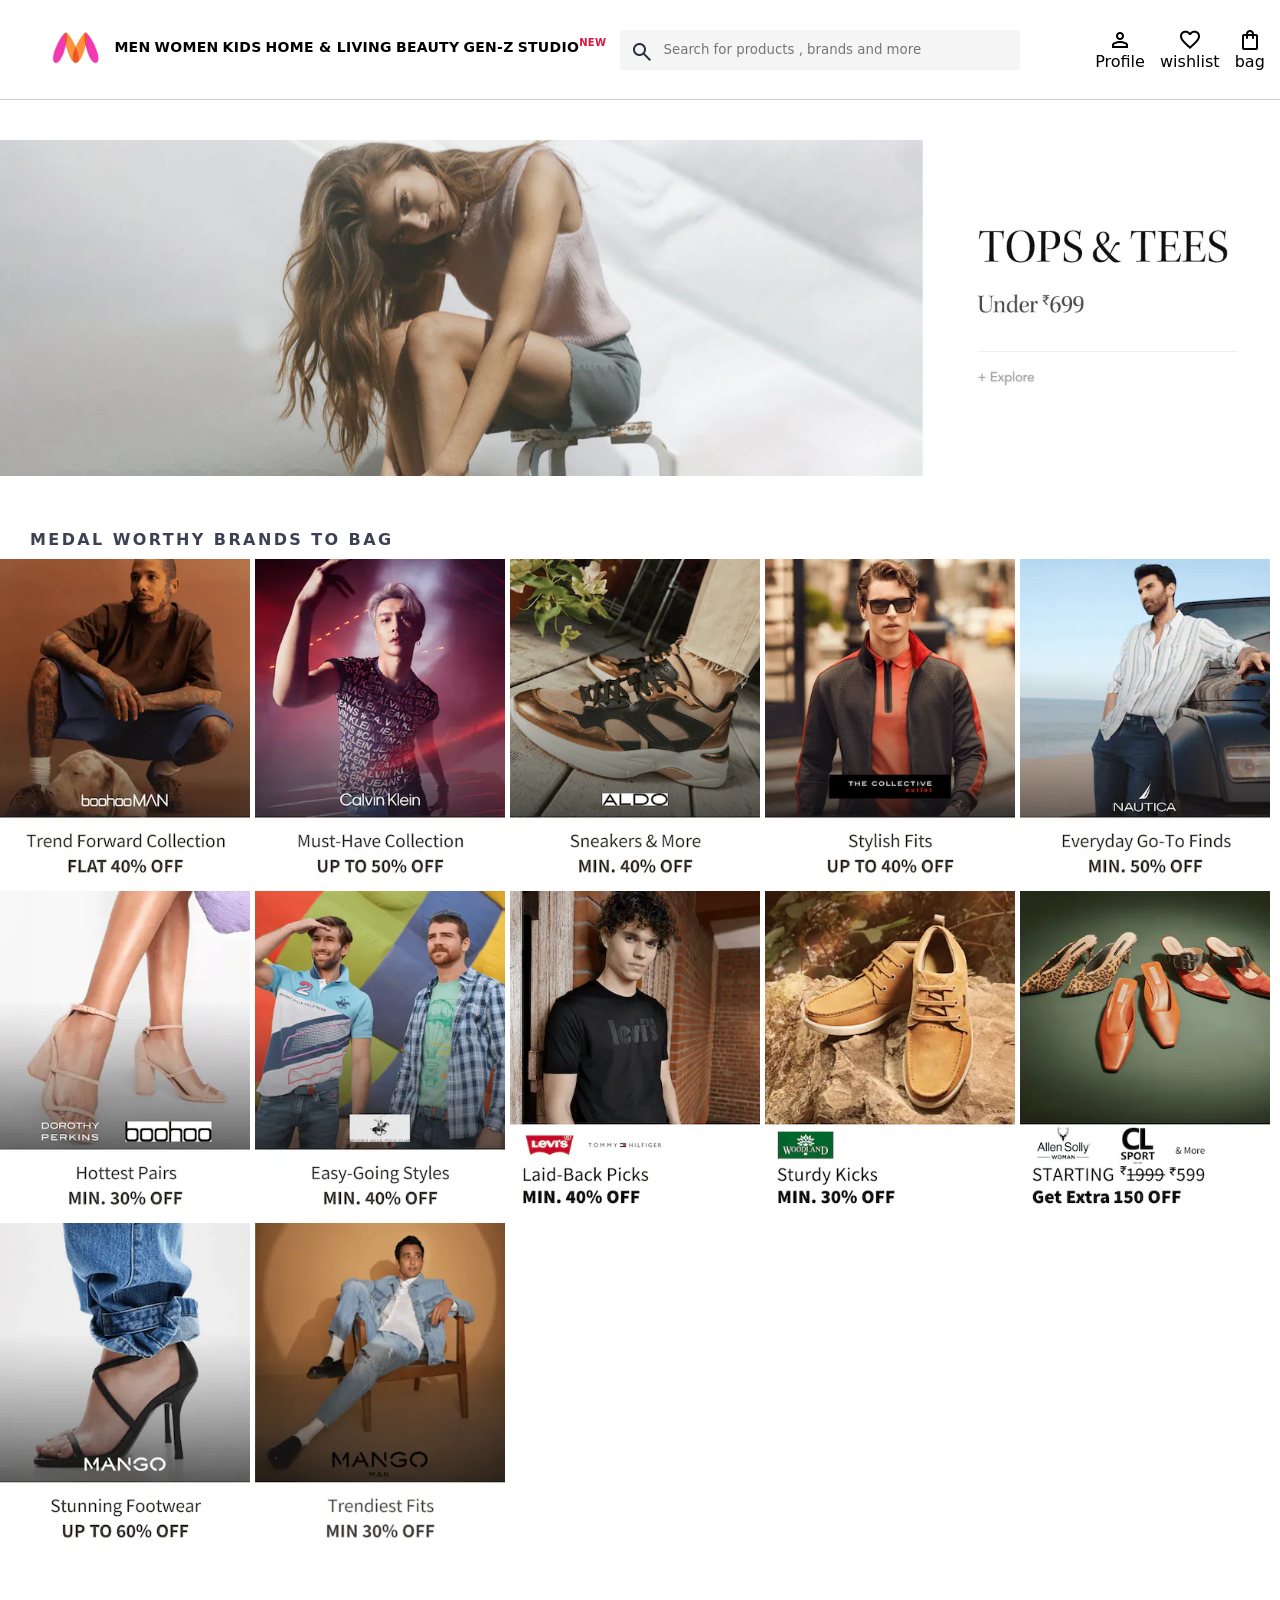
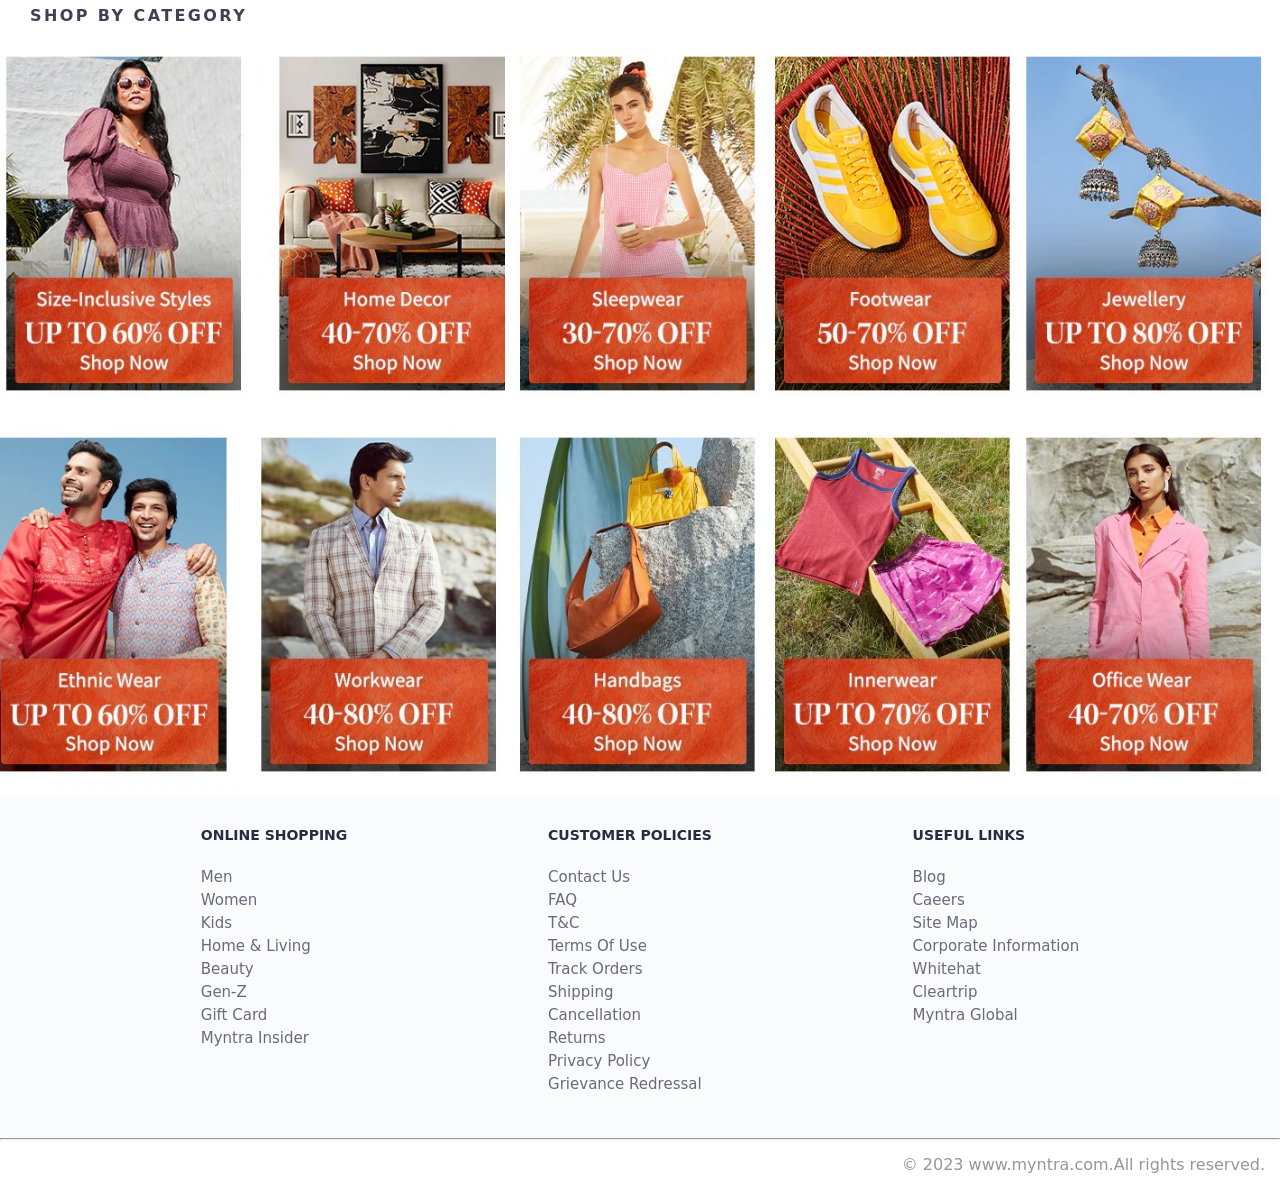
<file: index.html>
<!DOCTYPE html>
<html lang="en">
<head>
    <title>Myntra Clone - Online Shoppig for Women,Men,Kids Fashion & Lifestyle</title>
    <link rel="stylesheet" href="myntrahomepage.css">
    <link href="https://fonts.googleapis.com/css2?family=Material+Symbols+Outlined" rel="stylesheet" />
</head>
<body>
    <header>
         <div class="logo_container">
            <a href="#"><img class ="myntra_home" src="images/myntra_logo.png" alt="Myntra Home"></a>
         </div>
         <nav class="nav_bar">
            <a href="#">Men</a>
            <a href="#">Women</a>
            <a href="#">Kids</a>
            <a href="#">Home & Living</a>
            <a href="#">Beauty</a>
            <a href="#">Gen-Z</a>
            <a href="#">Studio<sup>NEW</sup></a>
         </nav>
         <div class="search_bar">
            <span class="material-symbols-outlined search_icon">search</span>
            <input class="search_input" placeholder="Search for products , brands and more">
         </div>
         <div class="action_bar">
            <div class="action_container">
                <span class="material-symbols-outlined">person</span>
                <span class="action_name">Profile</span>
            </div>
            <div class="action_container">
                <span class="material-symbols-outlined">favorite</span>
                <span class="action_name">wishlist</span>
            </div>
            <div class="action_container">
                <span class="material-symbols-outlined">shopping_bag</span>
                <span class="action_name">bag</span>
            </div>
         </div>
    </header>
    <main>
       <div class="banner_container">
        <a href="addtobag.html">
        <img class="banner_image" src="images/banner.jpg" alt="Main Banner">
        </a>
       </div>
       <div class="category_heading">MEDAL WORTHY BRANDS TO BAG</div>
       <div class="category_item">
        <a href="#"><img class="sale_item" src="images/offers/1.png"></a>
        <a href="#"><img class="sale_item" src="images/offers/2.png"></a>
        <a href="#"><img class="sale_item" src="images/offers/3.png"></a>
        <a href="#"><img class="sale_item" src="images/offers/4.png"></a>
        <a href="#"><img class="sale_item" src="images/offers/5.png"></a>
        <a href="#"><img class="sale_item" src="images/offers/6.png"></a>
        <a href="#"><img class="sale_item" src="images/offers/7.png"></a>
        <a href="#"><img class="sale_item" src="images/offers/8.png"></a>
        <a href="#"><img class="sale_item" src="images/offers/9.png"></a>
        <a href="#"><img class="sale_item" src="images/offers/10.png"></a>
        <a href="#"><img class="sale_item" src="images/offers/11.png"></a>
        <a href="#"><img class="sale_item" src="images/offers/12.png"></a>
       </div>
       <div class="category_heading">SHOP BY CATEGORY</div>
       <div class="category_item">
        <a href="#"><img class="sale_item" src="images/categories/1.jpg"></a>
        <a href="#"><img class="sale_item" src="images/categories/2.jpg"></a>
        <a href="#"><img class="sale_item" src="images/categories/3.jpg"></a>
        <a href="#"><img class="sale_item" src="images/categories/4.jpg"></a>
        <a href="#"><img class="sale_item" src="images/categories/5.jpg"></a>
        <a href="#"><img class="sale_item" src="images/categories/6.jpg"></a>
        <a href="#"><img class="sale_item" src="images/categories/7.jpg"></a>
        <a href="#"><img class="sale_item" src="images/categories/8.jpg"></a>
        <a href="#"><img class="sale_item" src="images/categories/9.jpg"></a>
        <a href="#"><img class="sale_item" src="images/categories/10.jpg"></a>
       </div>   
     </main>
    <footer>
        <div class="footer_container">
            <div class="footer_column">
                <h3>ONLINE SHOPPING</h3>

                <a href="#">Men</a>
                <a href="#">Women</a>
                <a href="#">Kids</a>
                <a href="#">Home & Living</a>
                <a href="#">Beauty</a>
                <a href="#">Gen-Z</a>
                <a href="#">Gift Card</a>
                <a href="#">Myntra Insider</a>
            </div>
            <div class="footer_column">
                <h3>CUSTOMER POLICIES</h3>

                <a href="#">Contact Us</a>
                <a href="#">FAQ</a>
                <a href="#">T&C</a>
                <a href="#">Terms Of Use</a>
                <a href="#">Track Orders</a>
                <a href="#">Shipping</a>
                <a href="#">Cancellation</a>
                <a href="#">Returns</a>
                <a href="#">Privacy Policy</a>
                <a href="#">Grievance Redressal</a>
                
            </div>
            <div class="footer_column">
                <h3>USEFUL LINKS</h3>

                <a href="#">Blog</a>
                <a href="#">Caeers</a>
                <a href="#">Site Map</a>
                <a href="#">Corporate Information</a>
                <a href="#">Whitehat</a>
                <a href="#">Cleartrip</a>
                <a href="#">Myntra Global</a>
            </div>
        </div>
        <hr>
        <div class="copyright">
            © 2023 www.myntra.com.All rights reserved.
        </div>
    </footer>
</body>
</html>
</file>
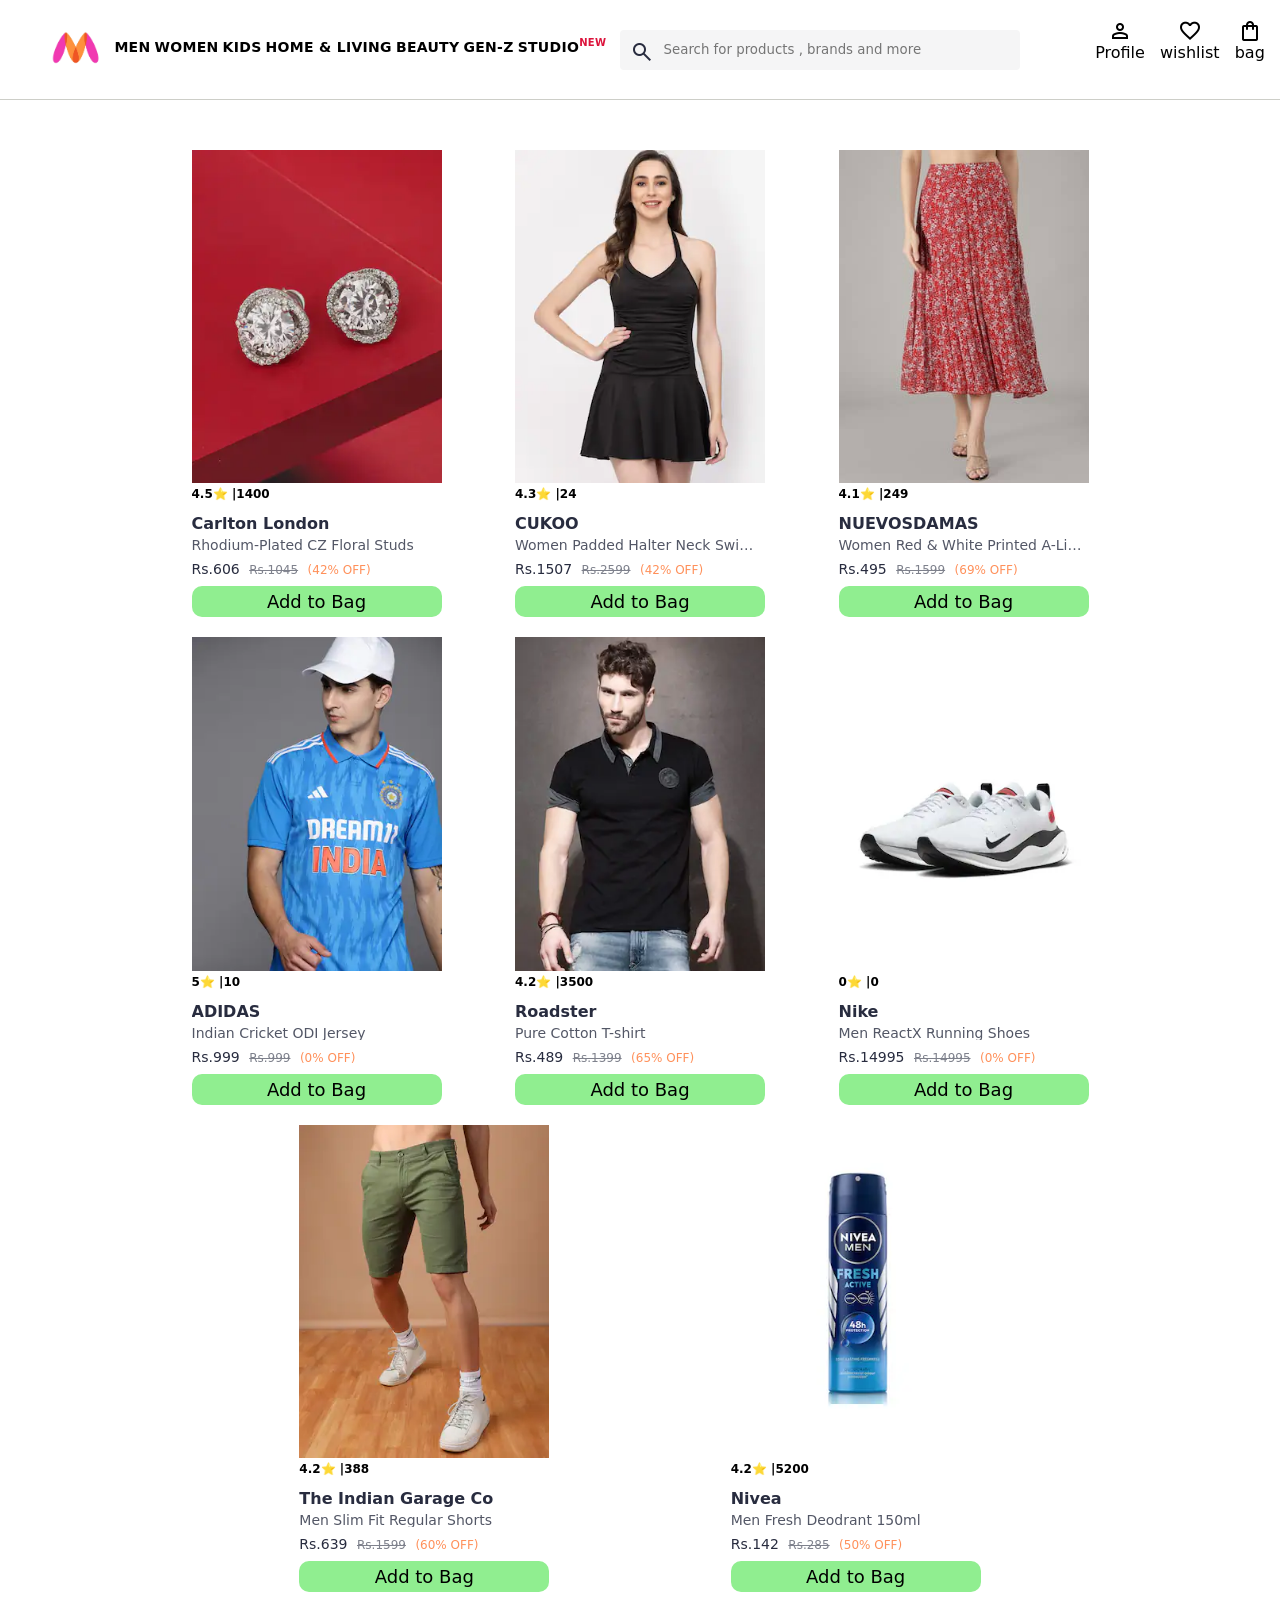
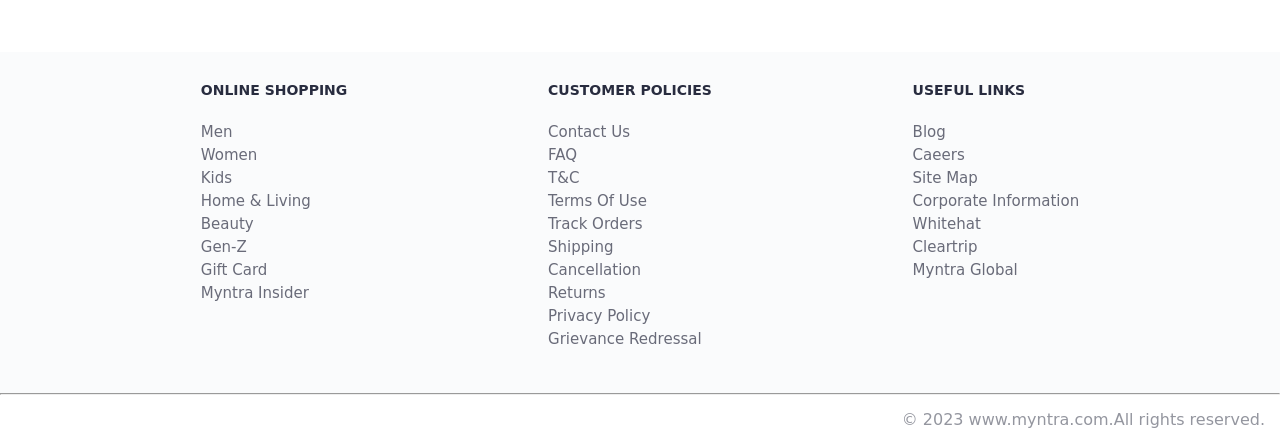
<file: addtobag.html>
<!DOCTYPE html>
<html lang="en">
<head>
    <title>Myntra Clone - Online Shoppig for Women,Men,Kids Fashion & Lifestyle</title>
    <link rel="stylesheet" href="myntrahomepage.css">
    <link href="https://fonts.googleapis.com/css2?family=Material+Symbols+Outlined" rel="stylesheet" />
</head>
<body>
    <header>
         <div class="logo_container">
            <a href="#"><img class ="myntra_home" src="images/myntra_logo.png" alt="Myntra Home"></a>
         </div>
         <nav class="nav_bar">
            <a href="#">Men</a>
            <a href="#">Women</a>
            <a href="#">Kids</a>
            <a href="#">Home & Living</a>
            <a href="#">Beauty</a>
            <a href="#">Gen-Z</a>
            <a href="#">Studio<sup>NEW</sup></a>
         </nav>
         <div class="search_bar">
            <span class="material-symbols-outlined search_icon">search</span>
            <input class="search_input" placeholder="Search for products , brands and more">
         </div>
         <div class="action_bar">
            <div class="action_container">
                <span class="material-symbols-outlined">person</span>
                <span class="action_name">Profile</span>
            </div>
            <div class="action_container">
                <span class="material-symbols-outlined">favorite</span>
                <span class="action_name">wishlist</span>
            </div>
            <a class="action_container" href="bag.html">
                <span class="material-symbols-outlined">shopping_bag</span>
                <span class="action_name">bag</span>
                <span class="bag-item-count">0</span>
            </a>
         </div>
    </header>
    <main>
        <div class="items_container">
            
        </div>   
     </main>
    <footer>
        <div class="footer_container">
            <div class="footer_column">
                <h3>ONLINE SHOPPING</h3>

                <a href="#">Men</a>
                <a href="#">Women</a>
                <a href="#">Kids</a>
                <a href="#">Home & Living</a>
                <a href="#">Beauty</a>
                <a href="#">Gen-Z</a>
                <a href="#">Gift Card</a>
                <a href="#">Myntra Insider</a>
            </div>
            <div class="footer_column">
                <h3>CUSTOMER POLICIES</h3>

                <a href="#">Contact Us</a>
                <a href="#">FAQ</a>
                <a href="#">T&C</a>
                <a href="#">Terms Of Use</a>
                <a href="#">Track Orders</a>
                <a href="#">Shipping</a>
                <a href="#">Cancellation</a>
                <a href="#">Returns</a>
                <a href="#">Privacy Policy</a>
                <a href="#">Grievance Redressal</a>
                
            </div>
            <div class="footer_column">
                <h3>USEFUL LINKS</h3>

                <a href="#">Blog</a>
                <a href="#">Caeers</a>
                <a href="#">Site Map</a>
                <a href="#">Corporate Information</a>
                <a href="#">Whitehat</a>
                <a href="#">Cleartrip</a>
                <a href="#">Myntra Global</a>
            </div>
        </div>
        <hr>
        <div class="copyright">
            © 2023 www.myntra.com.All rights reserved.
        </div>
    </footer>
    <script src="data.js"></script>
    <script src="script.js"></script>
</body>
</html>
</file>
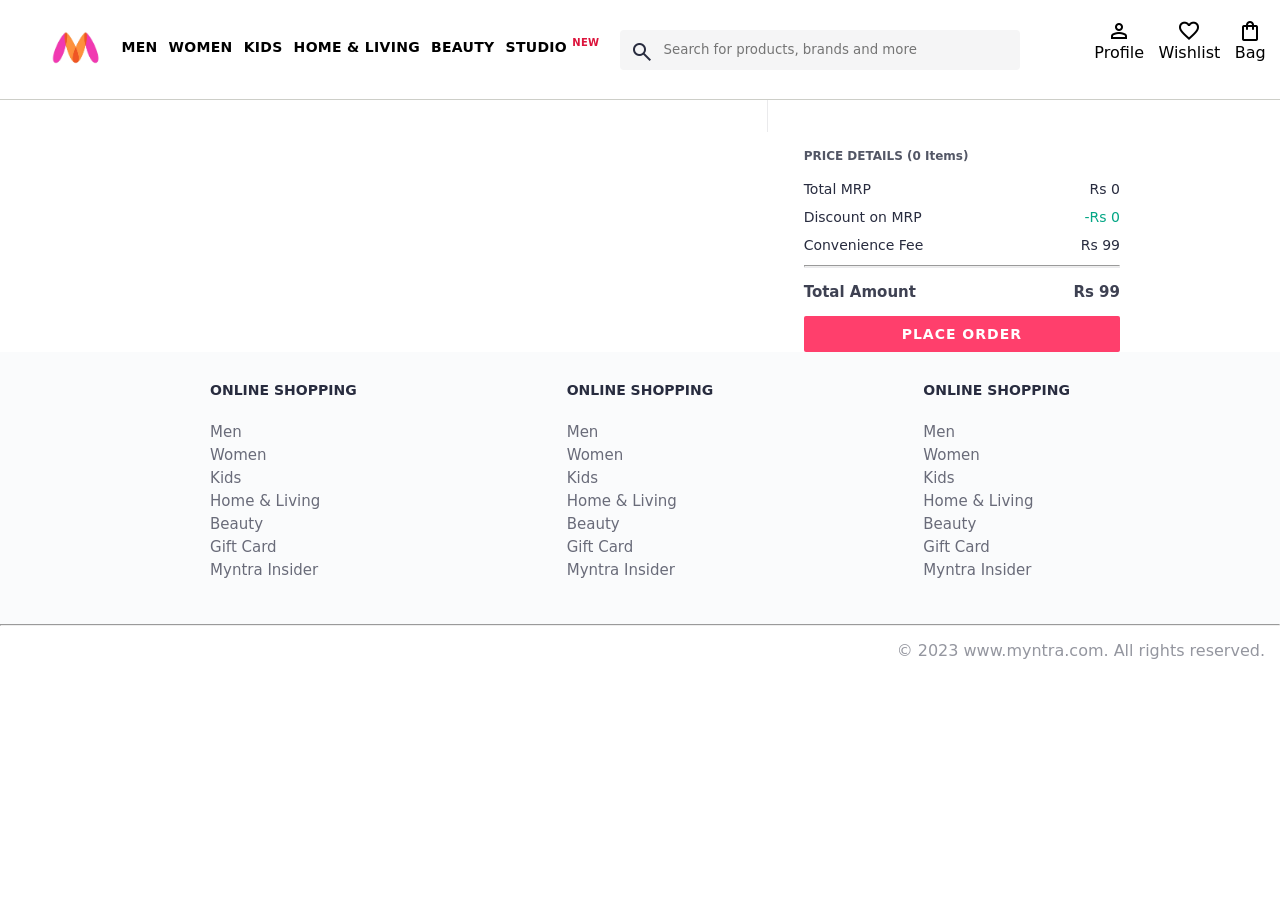
<file: bag.html>
<!DOCTYPE html>
<html lang="en">
<head>
    <title>Myntra Clone - Online Shoppig for Women,Men,Kids Fashion & Lifestyle</title>
    <link rel="stylesheet" href="myntrahomepage.css">
    <link rel="stylesheet" href="bag.css">
    <link rel="stylesheet" href="https://fonts.googleapis.com/css2?family=Material+Symbols+Outlined:opsz,wght,FILL,GRAD@20..48,100..700,0..1,-50..200" />
</head>
<body>
    <header>
        <div class="logo_container">
            <a href="#"><img class="myntra_home" src="images/myntra_logo.png" alt="Myntra Home"></a>
        </div>
        <nav class="nav_bar">
            <a href="#">Men</a>
            <a href="#">Women</a>
            <a href="#">Kids</a>
            <a href="#">Home & Living</a>
            <a href="#">Beauty</a>
            <a href="#">Studio <sup>New</sup></a>
        </nav>
        <div class="search_bar">
            <span class="material-symbols-outlined search_icon">search</span>
            <input class="search_input" placeholder="Search for products, brands and more">
        </div>
        <div class="action_bar">
            <div class="action_container">
                <span class="material-symbols-outlined action_icon">person</span>
                <span class="action_name">Profile</span>
            </div>

            <div class="action_container">
                <span class="material-symbols-outlined action_icon">favorite</span>
                <span class="action_name">Wishlist</span>
            </div>

            <div class="action_container">
                <span class="material-symbols-outlined action_icon">shopping_bag</span>
                <span class="action_name">Bag</span>
                <span class="bag-item-count">0</span>
            </div>
        </div>
    </header>
    <main>
      <div class="bag-page">
        <div class="bag-items-container">
          

        </div>
        <div class="bag-summary">

        </div>

      </div>
    </main>
    <footer>
        <div class="footer_container">
            <div class="footer_column">
                <h3>ONLINE SHOPPING</h3>

                <a href="#">Men</a>
                <a href="#">Women</a>
                <a href="#">Kids</a>
                <a href="#">Home & Living</a>
                <a href="#">Beauty</a>
                <a href="#">Gift Card</a>
                <a href="#">Myntra Insider</a>
            </div>

            <div class="footer_column">
                <h3>ONLINE SHOPPING</h3>

                <a href="#">Men</a>
                <a href="#">Women</a>
                <a href="#">Kids</a>
                <a href="#">Home & Living</a>
                <a href="#">Beauty</a>
                <a href="#">Gift Card</a>
                <a href="#">Myntra Insider</a>
            </div>

            <div class="footer_column">
                <h3>ONLINE SHOPPING</h3>

                <a href="#">Men</a>
                <a href="#">Women</a>
                <a href="#">Kids</a>
                <a href="#">Home & Living</a>
                <a href="#">Beauty</a>
                <a href="#">Gift Card</a>
                <a href="#">Myntra Insider</a>
            </div>
        </div>
        <hr>

        <div class="copyright">
            © 2023 www.myntra.com. All rights reserved.
        </div>
    </footer>
    <script src="data.js"></script>
    <script src="script.js"></script>
    <script src="bag.js"></script>
</body>
</html>
</file>
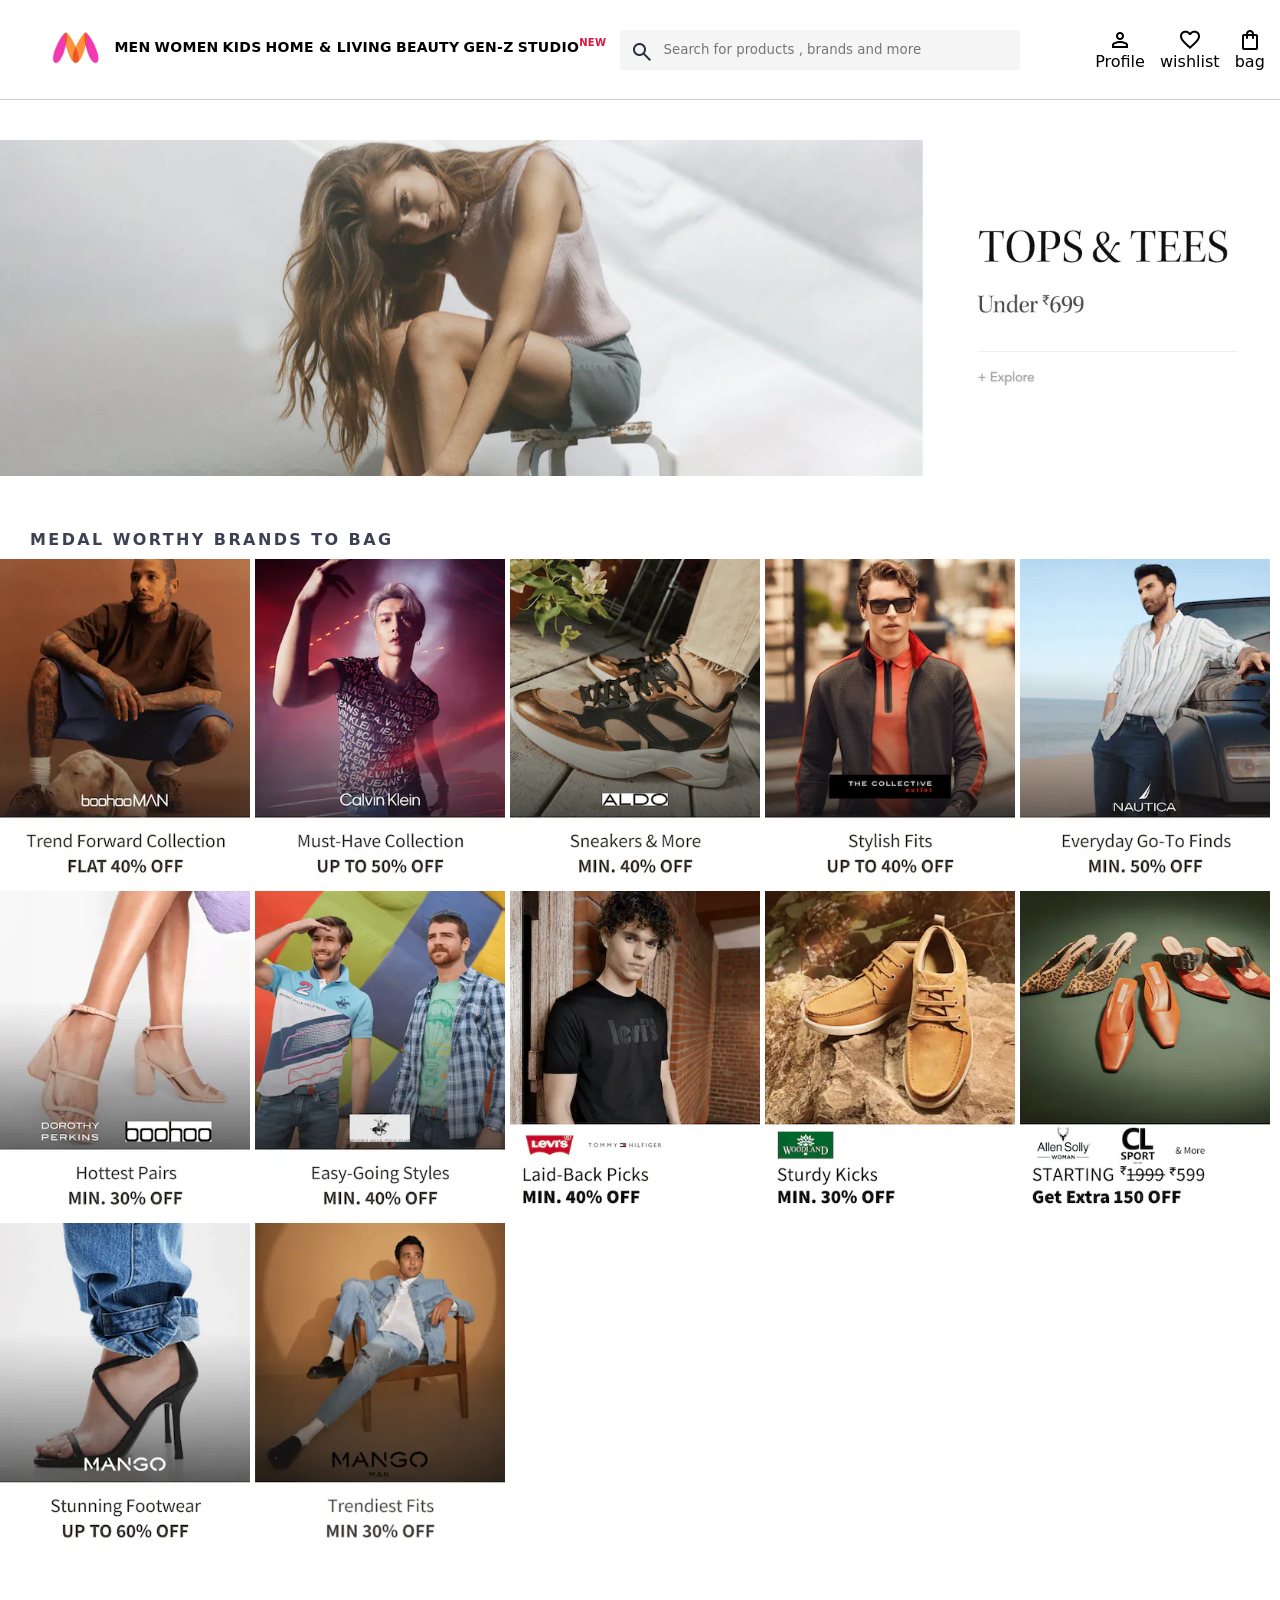
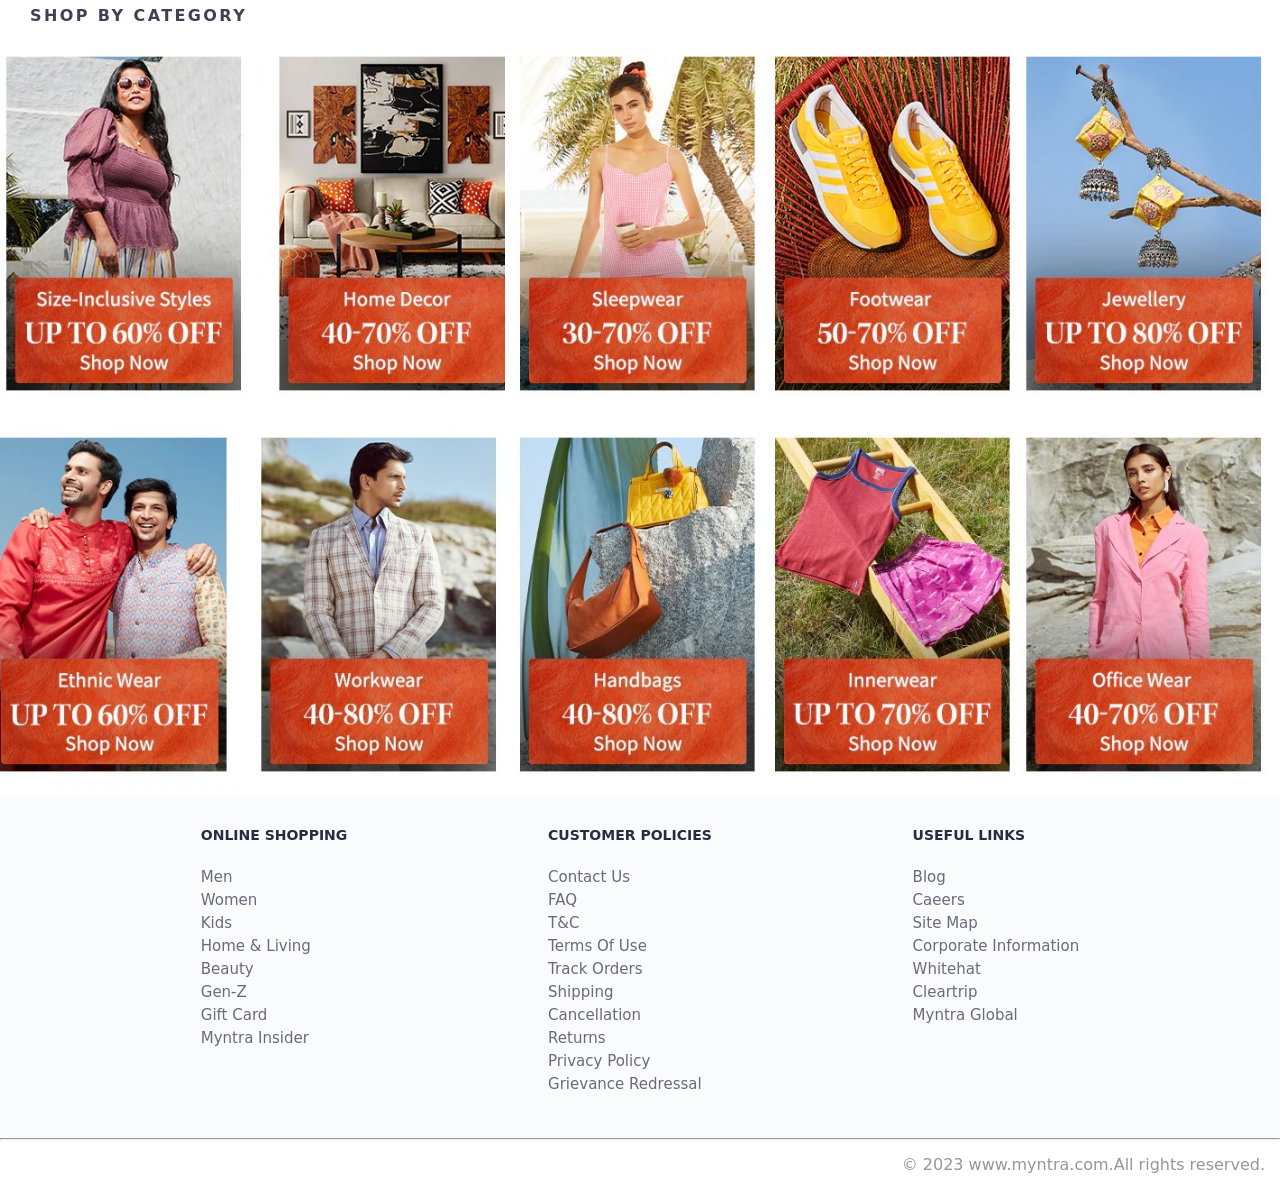
<file: myntrahomepage.html>
<!DOCTYPE html>
<html lang="en">
<head>
    <title>Myntra Clone - Online Shoppig for Women,Men,Kids Fashion & Lifestyle</title>
    <link rel="stylesheet" href="myntrahomepage.css">
    <link href="https://fonts.googleapis.com/css2?family=Material+Symbols+Outlined" rel="stylesheet" />
</head>
<body>
    <header>
         <div class="logo_container">
            <a href="#"><img class ="myntra_home" src="images/myntra_logo.png" alt="Myntra Home"></a>
         </div>
         <nav class="nav_bar">
            <a href="#">Men</a>
            <a href="#">Women</a>
            <a href="#">Kids</a>
            <a href="#">Home & Living</a>
            <a href="#">Beauty</a>
            <a href="#">Gen-Z</a>
            <a href="#">Studio<sup>NEW</sup></a>
         </nav>
         <div class="search_bar">
            <span class="material-symbols-outlined search_icon">search</span>
            <input class="search_input" placeholder="Search for products , brands and more">
         </div>
         <div class="action_bar">
            <div class="action_container">
                <span class="material-symbols-outlined">person</span>
                <span class="action_name">Profile</span>
            </div>
            <div class="action_container">
                <span class="material-symbols-outlined">favorite</span>
                <span class="action_name">wishlist</span>
            </div>
            <div class="action_container">
                <span class="material-symbols-outlined">shopping_bag</span>
                <span class="action_name">bag</span>
            </div>
         </div>
    </header>
    <main>
       <div class="banner_container">
        <a href="addtobag.html">
        <img class="banner_image" src="images/banner.jpg" alt="Main Banner">
        </a>
       </div>
       <div class="category_heading">MEDAL WORTHY BRANDS TO BAG</div>
       <div class="category_item">
        <a href="#"><img class="sale_item" src="images/offers/1.png"></a>
        <a href="#"><img class="sale_item" src="images/offers/2.png"></a>
        <a href="#"><img class="sale_item" src="images/offers/3.png"></a>
        <a href="#"><img class="sale_item" src="images/offers/4.png"></a>
        <a href="#"><img class="sale_item" src="images/offers/5.png"></a>
        <a href="#"><img class="sale_item" src="images/offers/6.png"></a>
        <a href="#"><img class="sale_item" src="images/offers/7.png"></a>
        <a href="#"><img class="sale_item" src="images/offers/8.png"></a>
        <a href="#"><img class="sale_item" src="images/offers/9.png"></a>
        <a href="#"><img class="sale_item" src="images/offers/10.png"></a>
        <a href="#"><img class="sale_item" src="images/offers/11.png"></a>
        <a href="#"><img class="sale_item" src="images/offers/12.png"></a>
       </div>
       <div class="category_heading">SHOP BY CATEGORY</div>
       <div class="category_item">
        <a href="#"><img class="sale_item" src="images/categories/1.jpg"></a>
        <a href="#"><img class="sale_item" src="images/categories/2.jpg"></a>
        <a href="#"><img class="sale_item" src="images/categories/3.jpg"></a>
        <a href="#"><img class="sale_item" src="images/categories/4.jpg"></a>
        <a href="#"><img class="sale_item" src="images/categories/5.jpg"></a>
        <a href="#"><img class="sale_item" src="images/categories/6.jpg"></a>
        <a href="#"><img class="sale_item" src="images/categories/7.jpg"></a>
        <a href="#"><img class="sale_item" src="images/categories/8.jpg"></a>
        <a href="#"><img class="sale_item" src="images/categories/9.jpg"></a>
        <a href="#"><img class="sale_item" src="images/categories/10.jpg"></a>
       </div>   
     </main>
    <footer>
        <div class="footer_container">
            <div class="footer_column">
                <h3>ONLINE SHOPPING</h3>

                <a href="#">Men</a>
                <a href="#">Women</a>
                <a href="#">Kids</a>
                <a href="#">Home & Living</a>
                <a href="#">Beauty</a>
                <a href="#">Gen-Z</a>
                <a href="#">Gift Card</a>
                <a href="#">Myntra Insider</a>
            </div>
            <div class="footer_column">
                <h3>CUSTOMER POLICIES</h3>

                <a href="#">Contact Us</a>
                <a href="#">FAQ</a>
                <a href="#">T&C</a>
                <a href="#">Terms Of Use</a>
                <a href="#">Track Orders</a>
                <a href="#">Shipping</a>
                <a href="#">Cancellation</a>
                <a href="#">Returns</a>
                <a href="#">Privacy Policy</a>
                <a href="#">Grievance Redressal</a>
                
            </div>
            <div class="footer_column">
                <h3>USEFUL LINKS</h3>

                <a href="#">Blog</a>
                <a href="#">Caeers</a>
                <a href="#">Site Map</a>
                <a href="#">Corporate Information</a>
                <a href="#">Whitehat</a>
                <a href="#">Cleartrip</a>
                <a href="#">Myntra Global</a>
            </div>
        </div>
        <hr>
        <div class="copyright">
            © 2023 www.myntra.com.All rights reserved.
        </div>
    </footer>
</body>
</html>
</file>
<file: myntrahomepage.css>
*{
    margin: 0;
    padding: 0;
    font-family:system-ui, -apple-system, BlinkMacSystemFont, 'Segoe UI', Roboto, Oxygen, Ubuntu, Cantarell, 'Open Sans', 'Helvetica Neue', sans-serif;
    box-sizing : border-box;
}
header {
    display: flex;
    background: rgb(255, 255, 255);
    height:100px;
    justify-content: space-between;
    align-items:center;
    border-bottom: 1px solid #cdcec8
}
.myntra_home {
    height:50px;
}
.logo_container {
    margin-left: 4%; 
}
.action_bar{
    margin-left: 4%;
}
.nav_bar {
    display:flex;
    min-width:500px;
    justify-content: space-evenly;
}
.nav_bar a{
    font-size: 14px;
    letter-spacing: .3px;
    color: rgb(0, 0, 0);
    font-weight:700;
    text-transform:uppercase;
    text-decoration: none;
    padding: 28px 0;
    border-bottom:5px solid #ffffff;
    justify-content: space-evenly;
}
.nav_bar a:hover{
    border-bottom:4px solid #f54e77;
}
.nav_bar a sup{
     color:crimson;
     font-size: 10px;
     vertical-align: top;
     position:relative;
     top: -2px;
}
.search_bar{
    height: 40px;
    min-width: 400px;
    width: 30%;
    display: flex;
    align-items: center;

}
.search_icon{
    box-sizing: content-box;
    height: 20px;
    padding:10px;
    font-weight:300px;
    border-radius: 4px 0 0 4px;
    background-color: #f5f5f6;
    color: #282c3f;
}
.search_input{
    color:#696e79;
    background-color: #f5f5f6;
    flex-grow:1;
    height:40px;
    border: 0;
    border-radius: 0 4px 4px 0;
}
.action_bar{
    display:flex;
    min-width: 200px;
    justify-content: space-evenly;
}
.action_container{
    display: flex;
    flex-direction:column;
    align-items:center;
    cursor:pointer;
}


/*main section*/
.banner_container{
    margin:40px 0;
}
.banner_image{
    width: 100%;
}
.category_heading{
    text-transform: uppercase;
    color:#3e4152;
    letter-spacing: .15em;
    margin: 50px 0 10px 30px;
    max-height: 5em;
    font-weight: 700;
}
.category_items, .items_container{
    width:80%;
    margin: 50px 10%;
    display:flex;
    flex-wrap:wrap;
    justify-content: space-evenly;
}
.sale_item{
    width: 250px;
}


/*footer*/
.footer_container{
    padding:30px 0px 40px 0px;
    background:#FAFBFC;
    display:flex;
    justify-content:space-evenly;
}
.footer_column{
    display:flex;
    flex-direction:column;
}
.footer_column h3{
    color:#282c3f;
    font-size:14px;
    margin-bottom:25px;

}
.footer_column a{
    color:#696b79;
    display:block;
    font-size:15px;
    text-decoration: none;
    padding-bottom: 5px;
}
.copyright{
    color:#94969f;
    text-align: end;
    padding:15px;
}

/*items portion of adding to bag*/
.items_container{
    width: 80%;
    margin-left: 10%;
    margin-top: 40px;
}
.item-container{
    width: 250px;
    margin: 10px;
}
.item-image{
    width: 100%;
}
.rating{
    font-size:12px;
    font-weight:700;
}
.company-name{
    margin-top:15px;
    font-size:16px;
    font-weight:700;
    line-height:1;
    color:#282c3f;
    margin-bottom:6px;
    overflow:hidden;
    text-overflow:ellipsis;
    white-space:nowrap;
}
.item-name{
    color:#535766;
    font-size:14px;
    line-height:1;
    margin-bottom:0;
    margin-top:0;
    overflow:hidden;
    text-overflow:ellipsis;
    white-space:nowrap;
    font-weight: 400;
    display: block;
}
.price{
    margin-top:10px;
    font-size:14px;
    line-height:15px;
    color:#282c3f;
    white-space:nowrap;
}
.current_price{
    font-size:14px;
    font-weight:700;
    color:#282c3f;
}
.original-price{
    text-decoration:line-through;
    color:#7e818c;
    font-weight: 400;
    margin-left:5px;
    font-size:12px;
}
.discount{
    color:#ff905a;
    font-weight:400;
    font-size:12px;
    margin-left:5px;
}
.btn-add-bag{
    margin-top:8px;
    font-size:18px;
    width:100%;
    background-color: lightgreen;
    border:none;
    border-radius:10px;
    padding: 5px 15px;
    cursor:pointer;
}
.bag-item-count{/*this code portion is written just to make the no. of items in the bag shown as red and in the top of the bag icon*/
    background-color: #f1656f;
    white-space:nowrap;
    line-height:center;
    padding:0 6px;
    height:18px;
    position:relative;
    border-radius:50%;
    font-size:12px;
    color:#ffffff;
    left:13px;
    top:-44px;
    font-weight:700;
    cursor:pointer;    
}
.action_container{
    text-decoration: none;
}
a.action_container:link{
    color:black;
}
</file>
<file: bag.css>
.bag-items-container {
  display: inline-block;
  width: 64%;
  padding-right: 20px;
  border-right: 1px solid #eaeaec;
  padding-top: 32px;
  color: #282c3f;
  font-size: 13px;
  line-height: 1.42857143;
}

.bag-page {
  width: 75%;
  margin-left: 12.5%;
}

.bag-summary {
  vertical-align: top;
  display: inline-block;
  width: 35%;
  padding: 24px 0 0 16px;
  color: #282c3f;
  font-size: 13px;
  line-height: 1.42857143;
}

.bag-details-container {
  margin-bottom: 16px;
}

.price-header {
  font-size: 12px;
  font-weight: 700;
  margin: 24px 0 16px;
  color: #535766;
}

.price-item {
  margin-bottom: 12px;
  line-height: 16px;
  font-size: 14px;
  color: #282c3f;
}

.price-item-value {
  float: right;
}

.priceDetail-base-discount {
  color: #03a685;
}

.price-footer {
  font-weight: 700;
  font-size: 15px;
  padding-top: 16px;
  border-top: 1px solid #eaeaec;
  color: #3e4152;
  line-height: 16px;
}

.btn-place-order {
  width: 100%;
  letter-spacing: 1px;
  font-size: 14px;
  font-weight: 600;
  border-radius: 2px;
  border-width: 0px;
  padding: 10px 16px;
  background-color: rgb(255, 63, 108);
  color: rgb(255, 255, 255);
  cursor: pointer;
}

.bag-item-container {
  margin-bottom: 8px;
  background: #fff;
  font-size: 14px;
  border: 1px solid #eaeaec;
  border-radius: 4px;
  position: relative;
  padding: 12px 12px 0;
}

.item-left-part {
  position: absolute;
  background: rgb(255, 242, 223);
  height: 148px;
  width: 111px;
}

.item-right-part {
  padding-left: 12px;
  position: relative;
  min-height: 148px;
  margin-left: 111px;
  margin-bottom: 12px;
}

.bag-item-img {
  width: 100%;
}

.return-period {
  display: inline-flex;
  font-size: 14px;
  padding-top: 8px;
}

.return-period-days {
  font-weight: 700;
  margin-right: 4px;
}

.delivery-details {
  margin-top: 5px;
  color: #282c3f;
  font-size: 12px;
  letter-spacing: -.1px;
  margin-bottom: 8px;
  line-height: 15px;
}

.delivery-details-days {
  color: #03a685;
}

.remove-from-cart {
  position: absolute;
  font-size: 25px;
  top: 10px;
  right: 18px;
  width: 14px;
  height: 14px;
  cursor: pointer;
}

.bag-page {
  display: flex;
  justify-content: space-between;
  align-items: flex-start;
  gap: 20px;
}
</file>
